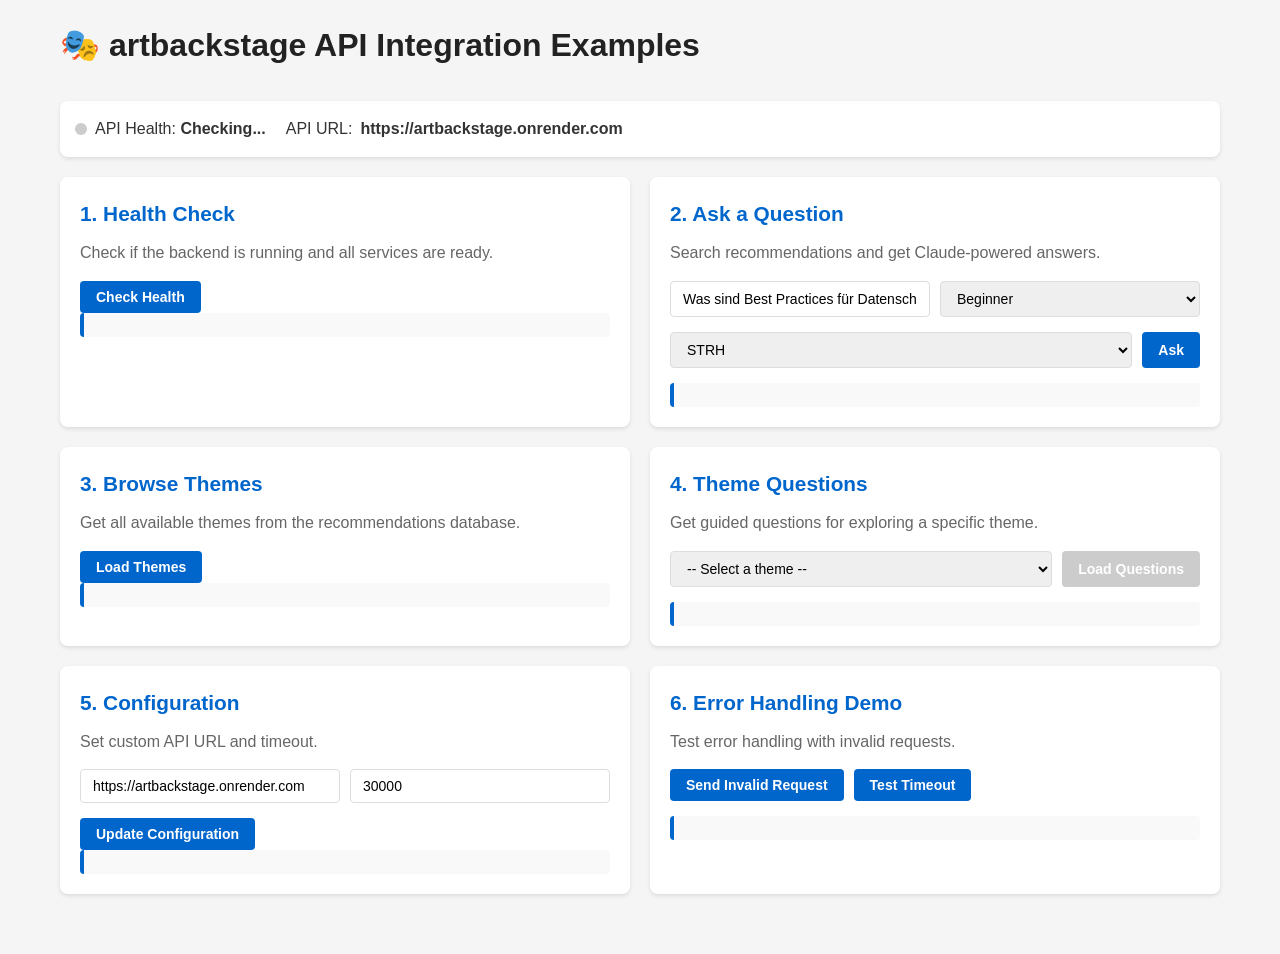
<file: integration-examples.html>
<!DOCTYPE html>
<html lang="en">
<head>
    <meta charset="UTF-8">
    <meta name="viewport" content="width=device-width, initial-scale=1.0">
    <title>artbackstage API Integration Examples</title>
    <style>
        * {
            margin: 0;
            padding: 0;
            box-sizing: border-box;
        }

        body {
            font-family: -apple-system, BlinkMacSystemFont, 'Segoe UI', 'Roboto', sans-serif;
            line-height: 1.6;
            color: #333;
            background: #f5f5f5;
        }

        .container {
            max-width: 1200px;
            margin: 0 auto;
            padding: 20px;
        }

        h1 {
            margin-bottom: 30px;
            color: #222;
        }

        .examples {
            display: grid;
            grid-template-columns: repeat(auto-fit, minmax(400px, 1fr));
            gap: 20px;
            margin-bottom: 40px;
        }

        .example-card {
            background: white;
            border-radius: 8px;
            padding: 20px;
            box-shadow: 0 2px 4px rgba(0, 0, 0, 0.1);
        }

        .example-card h2 {
            color: #0066cc;
            margin-bottom: 10px;
            font-size: 1.3em;
        }

        .example-card p {
            color: #666;
            margin-bottom: 15px;
        }

        .controls {
            display: flex;
            gap: 10px;
            flex-wrap: wrap;
            margin-bottom: 15px;
        }

        input, select {
            flex: 1;
            min-width: 150px;
            padding: 8px 12px;
            border: 1px solid #ddd;
            border-radius: 4px;
            font-size: 14px;
        }

        button {
            padding: 8px 16px;
            background: #0066cc;
            color: white;
            border: none;
            border-radius: 4px;
            cursor: pointer;
            font-size: 14px;
            font-weight: 600;
            transition: background 0.2s;
        }

        button:hover {
            background: #0052a3;
        }

        button:disabled {
            background: #ccc;
            cursor: not-allowed;
        }

        .output {
            background: #f9f9f9;
            border-left: 4px solid #0066cc;
            padding: 12px;
            border-radius: 4px;
            max-height: 300px;
            overflow-y: auto;
            font-family: 'Monaco', 'Menlo', 'Ubuntu Mono', monospace;
            font-size: 12px;
            color: #333;
        }

        .output.error {
            border-left-color: #cc0000;
            background: #fff5f5;
            color: #cc0000;
        }

        .output.success {
            border-left-color: #00aa00;
            background: #f5fff5;
            color: #333;
        }

        .loading {
            color: #0066cc;
            font-style: italic;
        }

        .source {
            background: white;
            padding: 10px;
            margin: 10px 0;
            border-left: 3px solid #0066cc;
            font-size: 12px;
        }

        .source-title {
            font-weight: bold;
            color: #0066cc;
        }

        .source-meta {
            color: #666;
            font-size: 11px;
            margin-top: 5px;
        }

        .api-status {
            display: flex;
            gap: 20px;
            padding: 15px;
            background: white;
            border-radius: 8px;
            margin-bottom: 20px;
            box-shadow: 0 2px 4px rgba(0, 0, 0, 0.1);
        }

        .status-item {
            display: flex;
            align-items: center;
            gap: 8px;
        }

        .status-indicator {
            width: 12px;
            height: 12px;
            border-radius: 50%;
            background: #ccc;
        }

        .status-indicator.ready {
            background: #00aa00;
        }

        .status-indicator.error {
            background: #cc0000;
        }

        .tabs {
            display: flex;
            gap: 10px;
            margin-bottom: 15px;
            border-bottom: 2px solid #ddd;
        }

        .tab {
            padding: 8px 16px;
            background: none;
            border: none;
            border-bottom: 3px solid transparent;
            cursor: pointer;
            color: #666;
            font-weight: 600;
        }

        .tab.active {
            color: #0066cc;
            border-bottom-color: #0066cc;
        }

        .tab-content {
            display: none;
        }

        .tab-content.active {
            display: block;
        }
    </style>
</head>
<body>
    <div class="container">
        <h1>🎭 artbackstage API Integration Examples</h1>

        <div class="api-status">
            <div class="status-item">
                <div class="status-indicator" id="health-indicator"></div>
                <span>API Health: <strong id="health-status">Checking...</strong></span>
            </div>
            <div class="status-item">
                API URL: <strong id="api-url-display">https://artbackstage.onrender.com</strong>
            </div>
        </div>

        <div class="examples">
            <!-- Example 1: Health Check -->
            <div class="example-card">
                <h2>1. Health Check</h2>
                <p>Check if the backend is running and all services are ready.</p>
                <button onclick="checkHealth()">Check Health</button>
                <div class="output" id="health-output"></div>
            </div>

            <!-- Example 2: Ask a Question -->
            <div class="example-card">
                <h2>2. Ask a Question</h2>
                <p>Search recommendations and get Claude-powered answers.</p>
                <div class="controls">
                    <input type="text" id="question-input" placeholder="Ask in German..." value="Was sind Best Practices für Datenschutz?">
                    <select id="expertise-select">
                        <option value="beginner">Beginner</option>
                        <option value="expert">Expert</option>
                    </select>
                </div>
                <div class="controls">
                    <select id="source-select">
                        <option value="strh">STRH</option>
                        <option value="brh">BRH</option>
                        <option value="all">All</option>
                    </select>
                    <button onclick="askQuestion()" id="ask-btn">Ask</button>
                </div>
                <div class="output" id="ask-output"></div>
            </div>

            <!-- Example 3: List Themes -->
            <div class="example-card">
                <h2>3. Browse Themes</h2>
                <p>Get all available themes from the recommendations database.</p>
                <button onclick="loadThemes()">Load Themes</button>
                <div class="output" id="themes-output"></div>
            </div>

            <!-- Example 4: Get Theme Questions -->
            <div class="example-card">
                <h2>4. Theme Questions</h2>
                <p>Get guided questions for exploring a specific theme.</p>
                <div class="controls">
                    <select id="theme-select">
                        <option value="">-- Select a theme --</option>
                    </select>
                    <button onclick="loadThemeQuestions()" id="questions-btn" disabled>Load Questions</button>
                </div>
                <div class="output" id="questions-output"></div>
            </div>

            <!-- Example 5: Configuration -->
            <div class="example-card">
                <h2>5. Configuration</h2>
                <p>Set custom API URL and timeout.</p>
                <div class="controls">
                    <input type="text" id="api-url-input" placeholder="API URL" value="https://artbackstage.onrender.com">
                    <input type="number" id="timeout-input" placeholder="Timeout (ms)" value="30000">
                </div>
                <button onclick="updateConfig()">Update Configuration</button>
                <div class="output" id="config-output"></div>
            </div>

            <!-- Example 6: Error Handling -->
            <div class="example-card">
                <h2>6. Error Handling Demo</h2>
                <p>Test error handling with invalid requests.</p>
                <div class="controls">
                    <button onclick="testInvalidRequest()">Send Invalid Request</button>
                    <button onclick="testTimeout()">Test Timeout</button>
                </div>
                <div class="output" id="error-output"></div>
            </div>
        </div>
    </div>

    <script src="api-client.js"></script>
    <script src="api-config.js"></script>
    <script>
        let apiClient;

        // Initialize API client on page load
        window.addEventListener('load', () => {
            initializeClient();
            checkHealthOnLoad();
        });

        function initializeClient() {
            const apiUrl = localStorage.getItem('apiUrl') || 'https://artbackstage.onrender.com';
            const timeout = parseInt(localStorage.getItem('timeout') || '30000', 10);

            apiClient = new ArtbackstageAPI(apiUrl, {
                timeout: timeout,
                retryAttempts: 3,
                retryDelay: 1000,
                onError: (error) => {
                    console.error('[API Error]', error);
                },
                onSuccess: (endpoint, data) => {
                    console.log('[API Success]', endpoint, data);
                }
            });

            document.getElementById('api-url-display').textContent = apiUrl;
        }

        async function checkHealthOnLoad() {
            try {
                const health = await apiClient.health();
                updateHealthStatus(health);
            } catch (error) {
                updateHealthStatus(null, error);
            }
        }

        function updateHealthStatus(health, error = null) {
            const indicator = document.getElementById('health-indicator');
            const status = document.getElementById('health-status');

            if (error) {
                indicator.className = 'status-indicator error';
                status.textContent = 'Error: ' + error.message;
                return;
            }

            if (health && health.status === 'healthy') {
                indicator.className = 'status-indicator ready';
                status.textContent = 'Healthy';
            } else {
                indicator.className = 'status-indicator error';
                status.textContent = 'Degraded';
            }
        }

        async function checkHealth() {
            const output = document.getElementById('health-output');
            output.className = 'output loading';
            output.textContent = 'Checking health...';

            try {
                const health = await apiClient.health();
                updateHealthStatus(health);
                output.className = 'output success';
                output.textContent = JSON.stringify(health, null, 2);
            } catch (error) {
                output.className = 'output error';
                output.textContent = `Error: ${error.message}`;
            }
        }

        async function askQuestion() {
            const question = document.getElementById('question-input').value.trim();
            if (!question) {
                alert('Please enter a question');
                return;
            }

            const output = document.getElementById('ask-output');
            const btn = document.getElementById('ask-btn');
            btn.disabled = true;

            output.className = 'output loading';
            output.innerHTML = '<div class="loading">Asking question...</div>';

            try {
                const stream = await apiClient.ask({
                    question: question,
                    expertise_level: document.getElementById('expertise-select').value,
                    search_source: document.getElementById('source-select').value,
                    model: 'haiku'
                });

                output.innerHTML = '';
                let sources = [];
                let answer = '';

                for await (const event of stream) {
                    if (event.type === 'sources') {
                        sources = event.sources;
                        output.innerHTML += '<strong>Sources:</strong>';
                        for (const source of sources) {
                            output.innerHTML += `
                                <div class="source">
                                    <div class="source-title">${escapeHtml(source.empfehlung)}</div>
                                    <div class="source-meta">
                                        Similarity: ${(source.similarity * 100).toFixed(1)}%<br>
                                        Source: ${escapeHtml(source.quelldatei)}
                                    </div>
                                </div>
                            `;
                        }
                        output.innerHTML += '<br><strong>Answer:</strong><br>';
                    } else if (event.type === 'zentrale_aussage') {
                        answer += `<strong>${escapeHtml(event.text)}</strong><br><br>`;
                        output.innerHTML = output.innerHTML.replace('<strong>Answer:</strong><br>', `<strong>Answer:</strong><br>${answer}`);
                    } else if (event.type === 'text') {
                        answer += escapeHtml(event.text);
                        output.innerHTML = output.innerHTML.replace(`<strong>Answer:</strong><br>${answer.slice(0, -escapeHtml(event.text).length)}`, `<strong>Answer:</strong><br>${answer}`);
                    } else if (event.type === 'error') {
                        output.className = 'output error';
                        output.innerHTML += `<br><strong>Error:</strong> ${escapeHtml(event.error)}`;
                    }
                }

                output.className = 'output success';
            } catch (error) {
                output.className = 'output error';
                output.textContent = `Error: ${error.message}`;
            } finally {
                btn.disabled = false;
            }
        }

        async function loadThemes() {
            const output = document.getElementById('themes-output');
            output.className = 'output loading';
            output.textContent = 'Loading themes...';

            try {
                const result = await apiClient.getThemes();
                const themes = result.themes || result;

                output.className = 'output success';
                output.innerHTML = `<strong>Found ${themes.length} themes:</strong><br><br>`;

                // Also populate theme selector
                const themeSelect = document.getElementById('theme-select');
                themeSelect.innerHTML = '<option value="">-- Select a theme --</option>';

                for (const theme of themes) {
                    const themeText = theme.theme || theme;
                    themeSelect.innerHTML += `<option value="${escapeHtml(themeText)}">${escapeHtml(themeText)}</option>`;
                    output.innerHTML += `<div class="source">
                        <div class="source-title">${escapeHtml(themeText)}</div>
                        <div class="source-meta">${escapeHtml(theme.description || '')}</div>
                    </div>`;
                }

                document.getElementById('questions-btn').disabled = false;
            } catch (error) {
                output.className = 'output error';
                output.textContent = `Error: ${error.message}`;
            }
        }

        async function loadThemeQuestions() {
            const theme = document.getElementById('theme-select').value;
            if (!theme) {
                alert('Please select a theme');
                return;
            }

            const output = document.getElementById('questions-output');
            output.className = 'output loading';
            output.textContent = 'Loading questions...';

            try {
                const result = await apiClient.getThemeQuestions({ theme });
                const questions = result.questions || result;

                output.className = 'output success';
                output.innerHTML = `<strong>Questions for "${escapeHtml(theme)}":</strong><br><br>`;

                for (const q of questions) {
                    const questionText = q.question || q;
                    output.innerHTML += `<div class="source">
                        <div class="source-title">${escapeHtml(questionText)}</div>
                        <div class="source-meta">${escapeHtml(q.helptext || '')}</div>
                    </div>`;
                }
            } catch (error) {
                output.className = 'output error';
                output.textContent = `Error: ${error.message}`;
            }
        }

        function updateConfig() {
            const apiUrl = document.getElementById('api-url-input').value;
            const timeout = parseInt(document.getElementById('timeout-input').value, 10);

            if (!apiUrl || !timeout) {
                alert('Please fill in all fields');
                return;
            }

            localStorage.setItem('apiUrl', apiUrl);
            localStorage.setItem('timeout', timeout);

            initializeClient();

            const output = document.getElementById('config-output');
            output.className = 'output success';
            output.textContent = `Configuration updated:\nAPI URL: ${apiUrl}\nTimeout: ${timeout}ms`;
        }

        async function testInvalidRequest() {
            const output = document.getElementById('error-output');
            output.className = 'output loading';
            output.textContent = 'Testing invalid request...';

            try {
                const stream = await apiClient.ask({
                    question: '', // Invalid: empty question
                });

                for await (const event of stream) {
                    if (event.type === 'error') {
                        output.className = 'output';
                        output.textContent = `Caught error correctly:\n${event.error}`;
                        return;
                    }
                }
            } catch (error) {
                output.className = 'output';
                output.textContent = `Caught error correctly:\n${error.message}`;
            }
        }

        async function testTimeout() {
            const output = document.getElementById('error-output');
            output.className = 'output loading';
            output.textContent = 'Testing timeout with very short timeout...';

            const shortTimeoutClient = new ArtbackstageAPI(apiClient.baseURL, {
                timeout: 100 // Very short timeout
            });

            try {
                await shortTimeoutClient.health();
            } catch (error) {
                output.className = 'output';
                output.textContent = `Timeout correctly caught:\n${error.message}`;
            }
        }

        function escapeHtml(text) {
            const map = {
                '&': '&amp;',
                '<': '&lt;',
                '>': '&gt;',
                '"': '&quot;',
                "'": '&#039;'
            };
            return String(text).replace(/[&<>"']/g, m => map[m]);
        }
    </script>
</body>
</html>
</file>
